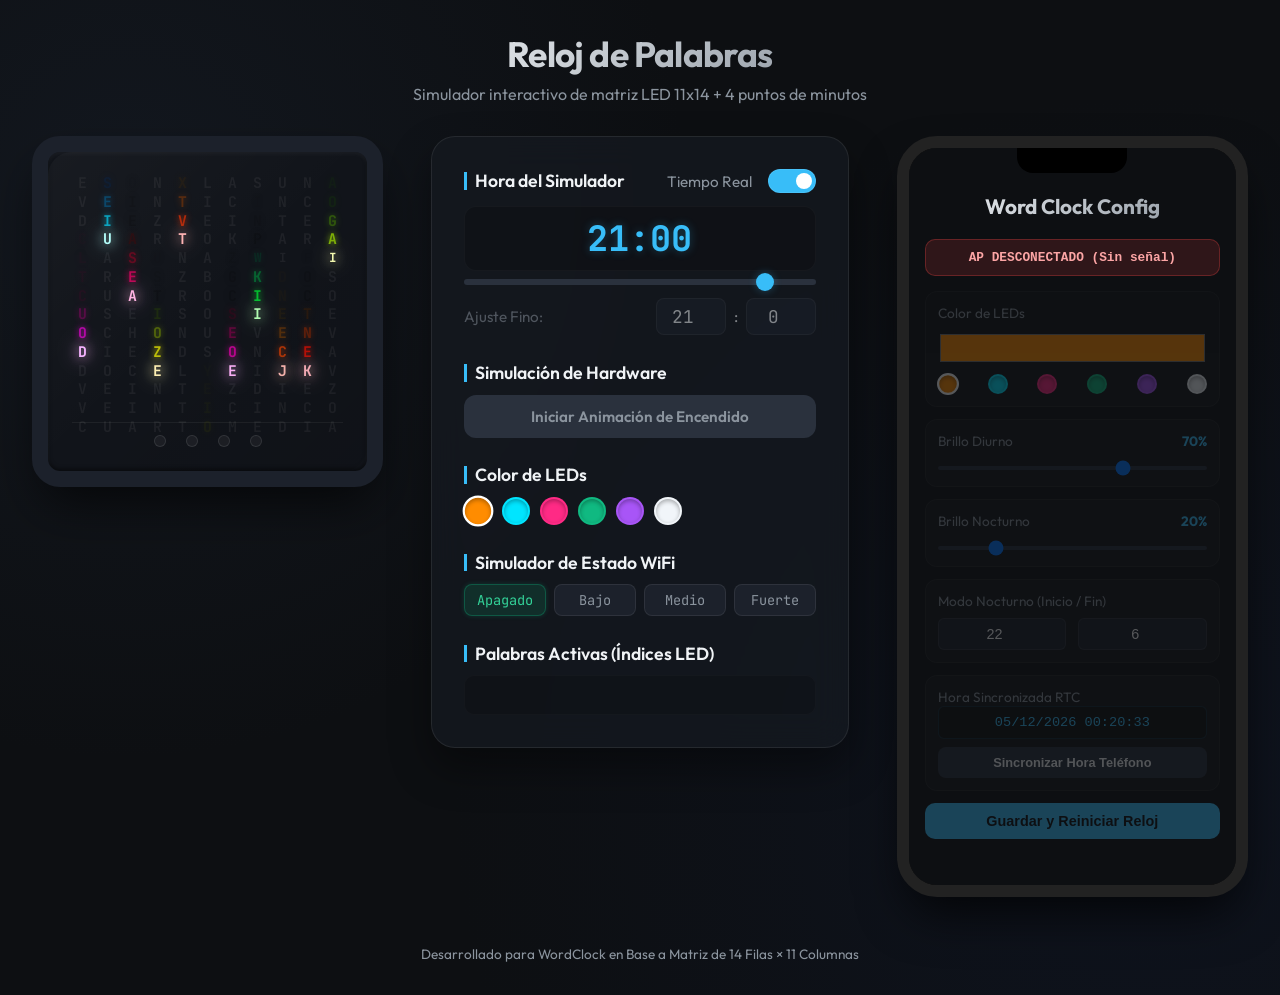
<file: simulator/index.html>
<!DOCTYPE html>
<html lang="es">
<head>
  <meta charset="UTF-8">
  <meta name="viewport" content="width=device-width, initial-scale=1.0">
  <title>Simulador de Reloj de Palabras (WordClock)</title>
  <link rel="stylesheet" href="index.css">
</head>
<body>

  <header>
    <h1>Reloj de Palabras</h1>
    <p>Simulador interactivo de matriz LED 11x14 + 4 puntos de minutos</p>
  </header>

  <main class="container">
    
    <!-- Clock Simulator Grid -->
    <div class="clock-wrapper">
      <div class="physical-clock" id="wordclock">
        <div class="matrix-grid" id="matrix-grid">
          <!-- Filled dynamically by app.js -->
        </div>
        <div class="minutes-dots">
          <div class="dot" id="dot-1" title="+1 minuto"></div>
          <div class="dot" id="dot-2" title="+2 minutos"></div>
          <div class="dot" id="dot-3" title="+3 minutos"></div>
          <div class="dot" id="dot-4" title="+4 minutos"></div>
        </div>
      </div>
    </div>

    <!-- Simulator Control Panel -->
    <div class="control-panel">
      
      <!-- Time Mode Control -->
      <div class="panel-section">
        <div class="control-row">
          <h2>Hora del Simulador</h2>
          <div class="control-row">
            <span class="switch-label">Tiempo Real</span>
            <label class="switch">
              <input type="checkbox" id="realtime-toggle" checked>
              <span class="slider-switch"></span>
            </label>
          </div>
        </div>
        
        <div class="time-slider-wrapper">
          <div class="time-display-large" id="time-display">21:00</div>
          <input type="range" id="time-slider" min="0" max="1439" value="1260" class="range-slider" disabled>
        </div>
        
        <div class="control-row" id="manual-time-inputs" style="opacity: 0.5; pointer-events: none; transition: opacity 0.2s;">
          <span class="switch-label">Ajuste Fino:</span>
          <div class="time-input-row">
            <input type="number" id="hour-input" min="0" max="23" value="21">
            <span>:</span>
            <input type="number" id="minute-input" min="0" max="59" value="0">
          </div>
        </div>
      </div>

      <!-- Hardware Simulation -->
      <div class="panel-section">
        <h2>Simulación de Hardware</h2>
        <button id="play-startup-btn" class="action-btn">Iniciar Animación de Encendido</button>
      </div>

      <!-- Color Options -->
      <div class="panel-section">
        <h2>Color de LEDs</h2>
        <div class="color-presets" id="color-presets">
          <div class="color-swatch swatch-amber active" data-color="#ff8c00" data-glow="0 0 10px rgba(255, 140, 0, 0.7), 0 0 25px rgba(255, 140, 0, 0.4)"></div>
          <div class="color-swatch swatch-cyan" data-color="#00e5ff" data-glow="0 0 10px rgba(0, 229, 255, 0.7), 0 0 25px rgba(0, 229, 255, 0.4)"></div>
          <div class="color-swatch swatch-rose" data-color="#ff2a85" data-glow="0 0 10px rgba(255, 42, 133, 0.7), 0 0 25px rgba(255, 42, 133, 0.4)"></div>
          <div class="color-swatch swatch-green" data-color="#10b981" data-glow="0 0 10px rgba(16, 185, 129, 0.7), 0 0 25px rgba(16, 185, 129, 0.4)"></div>
          <div class="color-swatch swatch-purple" data-color="#a855f7" data-glow="0 0 10px rgba(168, 85, 247, 0.7), 0 0 25px rgba(168, 85, 247, 0.4)"></div>
          <div class="color-swatch swatch-white" data-color="#f1f5f9" data-glow="0 0 10px rgba(241, 245, 249, 0.7), 0 0 25px rgba(241, 245, 249, 0.4)"></div>
        </div>
      </div>

      <!-- WiFi Simulator -->
      <div class="panel-section">
        <h2>Simulador de Estado WiFi</h2>
        <div class="wifi-switches">
          <button class="wifi-btn active" data-level="0">Apagado</button>
          <button class="wifi-btn" data-level="1">Bajo</button>
          <button class="wifi-btn" data-level="2">Medio</button>
          <button class="wifi-btn" data-level="3">Fuerte</button>
        </div>
      </div>

      <!-- Active Words Output -->
      <div class="panel-section">
        <h2>Palabras Activas (Índices LED)</h2>
        <div class="active-words-list" id="active-words">
          <!-- Populated by app.js -->
        </div>
      </div>

    </div>

    <!-- Phone Simulator (Captive Portal configuration mockup) -->
    <div class="phone-simulator">
      <div class="phone-body">
        <div class="phone-notch"></div>
        <div class="phone-screen" id="phone-screen-container">
          <h2 style="text-align: center; font-size: 1.3rem; margin-top: 10px; margin-bottom: 20px; font-weight: 700; background: linear-gradient(135deg, #f0f3f6 0%, #8b949e 100%); -webkit-background-clip: text; -webkit-text-fill-color: transparent;">
            Word Clock Config
          </h2>
          
          <!-- AP Status / Timer Banner -->
          <div id="phone-ap-banner" style="background: rgba(239, 68, 68, 0.15); border: 1px solid rgba(239, 68, 68, 0.3); padding: 10px; border-radius: 10px; text-align: center; margin-bottom: 15px; color: #fca5a5; font-size: 0.8rem; font-family: monospace; font-weight: bold; transition: all 0.3s;">
            AP DESCONECTADO (Sin señal)
          </div>
          
          <!-- Phone config controls form wrapper for disabling -->
          <div id="phone-controls-wrapper" style="opacity: 0.3; pointer-events: none; transition: opacity 0.3s;">
            <div class="card" style="background: rgba(255,255,255,0.03); border: 1px solid rgba(255,255,255,0.05); padding: 12px; border-radius: 12px; margin-bottom: 12px;">
              <label style="font-size:0.85rem; display:flex; justify-content:space-between; color:#8b949e; margin-bottom:8px;">
                Color de LEDs
              </label>
              <input id="phone-col" type="color" value="#ff8c00" style="width:100%; height:36px; border:none; background:none; cursor:pointer;">
              <div class="color-presets" style="display:flex; gap:8px; margin-top:8px; justify-content: space-between;">
                <div class="color-swatch swatch-amber active" id="phone-swatch-amber" style="width:20px; height:20px; border-radius:50%; cursor:pointer;"></div>
                <div class="color-swatch swatch-cyan" id="phone-swatch-cyan" style="width:20px; height:20px; border-radius:50%; cursor:pointer;"></div>
                <div class="color-swatch swatch-rose" id="phone-swatch-rose" style="width:20px; height:20px; border-radius:50%; cursor:pointer;"></div>
                <div class="color-swatch swatch-green" id="phone-swatch-green" style="width:20px; height:20px; border-radius:50%; cursor:pointer;"></div>
                <div class="color-swatch swatch-purple" id="phone-swatch-purple" style="width:20px; height:20px; border-radius:50%; cursor:pointer;"></div>
                <div class="color-swatch swatch-white" id="phone-swatch-white" style="width:20px; height:20px; border-radius:50%; cursor:pointer;"></div>
              </div>
            </div>

            <div class="card" style="background: rgba(255,255,255,0.03); border: 1px solid rgba(255,255,255,0.05); padding: 12px; border-radius: 12px; margin-bottom: 12px;">
              <label style="font-size:0.85rem; display:flex; justify-content:space-between; color:#8b949e; margin-bottom:6px;">
                Brillo Diurno <span class="val-display" style="color:#38bdf8; font-weight:bold;"><span id="phone-day-val">70</span>%</span>
              </label>
              <input id="phone-day" type="range" min="0" max="100" value="70" style="width:100%; height:4px; background:#2a313d; outline:none; border-radius:2px; -webkit-appearance:none;">
            </div>

            <div class="card" style="background: rgba(255,255,255,0.03); border: 1px solid rgba(255,255,255,0.05); padding: 12px; border-radius: 12px; margin-bottom: 12px;">
              <label style="font-size:0.85rem; display:flex; justify-content:space-between; color:#8b949e; margin-bottom:6px;">
                Brillo Nocturno <span class="val-display" style="color:#38bdf8; font-weight:bold;"><span id="phone-night-val">20</span>%</span>
              </label>
              <input id="phone-night" type="range" min="0" max="100" value="20" style="width:100%; height:4px; background:#2a313d; outline:none; border-radius:2px; -webkit-appearance:none;">
            </div>

            <div class="card" style="background: rgba(255,255,255,0.03); border: 1px solid rgba(255,255,255,0.05); padding: 12px; border-radius: 12px; margin-bottom: 12px;">
              <label style="font-size:0.85rem; display:flex; justify-content:space-between; color:#8b949e; margin-bottom:8px;">
                Modo Nocturno (Inicio / Fin)
              </label>
              <div style="display:flex; gap:12px;">
                <input id="phone-ns" type="number" min="0" max="23" value="22" style="width:100%; height:32px; background:#1c212b; border:1px solid rgba(255,255,255,0.08); border-radius:6px; color:#fff; text-align:center; font-size:0.9rem;">
                <input id="phone-ne" type="number" min="0" max="23" value="6" style="width:100%; height:32px; background:#1c212b; border:1px solid rgba(255,255,255,0.08); border-radius:6px; color:#fff; text-align:center; font-size:0.9rem;">
              </div>
            </div>

            <div class="card" style="background: rgba(255,255,255,0.03); border: 1px solid rgba(255,255,255,0.05); padding: 12px; border-radius: 12px; margin-bottom: 12px;">
              <label style="font-size:0.85rem; color:#8b949e; margin-bottom:8px;">Hora Sincronizada RTC</label>
              <div id="phone-rtc-val" style="text-align:center; background:rgba(0,0,0,0.3); padding:8px; border-radius:6px; font-family:monospace; font-size:0.85rem; color:#38bdf8; margin-bottom:8px; border:1px solid rgba(56, 189, 248, 0.15);">
                28/06/2026 21:00:00
              </div>
              <button id="phone-sync-btn" style="width:100%; background:#2a313d; color:#f0f3f6; border:none; padding:8px; border-radius:8px; font-size:0.8rem; font-weight:bold; cursor:pointer;">
                Sincronizar Hora Teléfono
              </button>
            </div>

            <button id="phone-save-btn" style="width:100%; background:#38bdf8; color:#0f1115; border:none; padding:10px; border-radius:10px; font-size:0.9rem; font-weight:bold; cursor:pointer;">
              Guardar y Reiniciar Reloj
            </button>
          </div>
        </div>
      </div>
    </div>
  </main>

  <footer>
    <p>Desarrollado para WordClock en Base a Matriz de 14 Filas × 11 Columnas</p>
  </footer>

  <script src="app.js"></script>
</body>
</html>
</file>
<file: simulator/index.css>
@import url('https://fonts.googleapis.com/css2?family=JetBrains+Mono:wght@400;700&family=Outfit:wght@300;400;600;700&display=swap');

:root {
  --bg-color: #0d0f12;
  --panel-bg: rgba(22, 26, 33, 0.7);
  --panel-border: rgba(255, 255, 255, 0.08);
  --text-primary: #f0f3f6;
  --text-secondary: #8b949e;
  --accent-color: #38bdf8;
  --accent-glow: rgba(56, 189, 248, 0.3);
  
  /* LED Colors (can be overridden dynamically) */
  --led-color-on: #ff8c00; /* Default amber/sunset */
  --led-glow-on: 0 0 8px rgba(255, 140, 0, 0.6), 0 0 20px rgba(255, 140, 0, 0.3);
  --led-color-off: rgba(255, 255, 255, 0.06);
  --led-color-dim: rgba(255, 140, 0, 0.2);

  /* WiFi LED Colors (default is blue, the complement of amber) */
  --wifi-color-on: #0073ff;
  --wifi-glow-on: 0 0 8px rgba(0, 115, 255, 0.6), 0 0 20px rgba(0, 115, 255, 0.3);
}

* {
  box-sizing: border-box;
  margin: 0;
  padding: 0;
}

body {
  font-family: 'Outfit', sans-serif;
  background-color: var(--bg-color);
  color: var(--text-primary);
  min-height: 100vh;
  display: flex;
  flex-direction: column;
  align-items: center;
  justify-content: center;
  padding: 2rem;
  background-image: 
    radial-gradient(circle at 10% 20%, rgba(30, 41, 59, 0.3) 0%, transparent 40%),
    radial-gradient(circle at 90% 80%, rgba(15, 23, 42, 0.5) 0%, transparent 50%);
  overflow-x: hidden;
}

header {
  text-align: center;
  margin-bottom: 2rem;
}

header h1 {
  font-size: 2.2rem;
  font-weight: 700;
  letter-spacing: -0.05rem;
  background: linear-gradient(135deg, #f0f3f6 0%, #8b949e 100%);
  -webkit-background-clip: text;
  -webkit-text-fill-color: transparent;
  margin-bottom: 0.5rem;
}

header p {
  color: var(--text-secondary);
  font-size: 1rem;
}

.container {
  display: flex;
  gap: 3rem;
  max-width: 1300px;
  width: 100%;
  align-items: flex-start;
  justify-content: center;
  flex-wrap: wrap;
}

/* --- CLOCK SIMULATOR --- */
.clock-wrapper {
  flex: 1;
  min-width: 320px;
  max-width: 500px;
  display: flex;
  flex-direction: column;
  align-items: center;
  gap: 1.5rem;
  container-type: inline-size; /* Enable container query sizing */
}

.physical-clock {
  width: 100%;
  aspect-ratio: 1;
  background: #11141a;
  border: 16px solid #1c212b;
  border-radius: 28px;
  box-shadow: 
    0 25px 50px -12px rgba(0, 0, 0, 0.7),
    inset 0 2px 4px rgba(255, 255, 255, 0.05),
    inset 0 -2px 4px rgba(0, 0, 0, 0.5);
  padding: 24px;
  position: relative;
  display: flex;
  flex-direction: column;
  overflow: hidden;
}

/* Glass screen effect */
.physical-clock::after {
  content: '';
  position: absolute;
  top: 0; left: 0; right: 0; bottom: 0;
  background: linear-gradient(135deg, rgba(255, 255, 255, 0.03) 0%, rgba(255, 255, 255, 0) 50%, rgba(0, 0, 0, 0.1) 100%);
  pointer-events: none;
  border-radius: 24px;
}

.matrix-grid {
  display: grid;
  grid-template-columns: repeat(11, 1fr);
  grid-template-rows: repeat(14, 1fr);
  gap: 4px;
  flex: 1;
  min-height: 0;
  width: 100%;
}

.cell {
  font-family: 'JetBrains Mono', monospace;
  font-size: 4.2cqw; /* Scales dynamically with clock size */
  line-height: 1;
  font-weight: 700;
  display: flex;
  align-items: center;
  justify-content: center;
  color: var(--led-color-off);
  transition: color 0.25s cubic-bezier(0.4, 0, 0.2, 1), text-shadow 0.25s cubic-bezier(0.4, 0, 0.2, 1);
  user-select: none;
  position: relative;
}

.cell.active {
  color: var(--led-color-on);
  text-shadow: var(--led-glow-on);
}

.cell.wifi-cell {
  font-size: 3.6cqw; /* Scales dynamically with clock size */
}

.cell.wifi-cell.active {
  color: var(--wifi-color-on);
  text-shadow: var(--wifi-glow-on);
}


/* Minute indicators */
.minutes-dots {
  display: flex;
  justify-content: center;
  gap: 20px;
  height: 25px;
  align-items: center;
  border-top: 1px solid rgba(255, 255, 255, 0.06);
  margin-top: 12px;
  padding-top: 12px;
  flex-shrink: 0;
}

.dot {
  width: 12px;
  height: 12px;
  border-radius: 50%;
  background-color: rgba(255, 255, 255, 0.05);
  border: 1px solid rgba(255, 255, 255, 0.1);
  transition: background-color 0.25s, box-shadow 0.25s, border-color 0.25s;
}

.dot.active {
  background-color: var(--led-color-on);
  border-color: var(--led-color-on);
  box-shadow: var(--led-glow-on);
}


/* --- CONTROL PANEL --- */
.control-panel {
  flex: 1;
  min-width: 320px;
  max-width: 480px;
  background: var(--panel-bg);
  border: 1px solid var(--panel-border);
  backdrop-filter: blur(16px);
  -webkit-backdrop-filter: blur(16px);
  border-radius: 24px;
  padding: 2rem;
  box-shadow: 0 20px 40px rgba(0, 0, 0, 0.4);
  display: flex;
  flex-direction: column;
  gap: 1.8rem;
}

.panel-section {
  display: flex;
  flex-direction: column;
  gap: 0.8rem;
}

.panel-section h2 {
  font-size: 1.1rem;
  font-weight: 600;
  color: var(--text-primary);
  border-left: 3px solid var(--accent-color);
  padding-left: 8px;
  line-height: 1;
}

.control-row {
  display: flex;
  align-items: center;
  justify-content: space-between;
  gap: 1rem;
}

/* Switch & Toggle Styling */
.switch-label {
  font-size: 0.95rem;
  color: var(--text-secondary);
}

.switch {
  position: relative;
  display: inline-block;
  width: 48px;
  height: 24px;
}

.switch input {
  opacity: 0;
  width: 0;
  height: 0;
}

.slider-switch {
  position: absolute;
  cursor: pointer;
  top: 0; left: 0; right: 0; bottom: 0;
  background-color: #2a313d;
  transition: .3s;
  border-radius: 24px;
  border: 1px solid var(--panel-border);
}

.slider-switch:before {
  position: absolute;
  content: "";
  height: 16px;
  width: 16px;
  left: 3px;
  bottom: 3px;
  background-color: #fff;
  transition: .3s;
  border-radius: 50%;
}

input:checked + .slider-switch {
  background-color: var(--accent-color);
}

input:checked + .slider-switch:before {
  transform: translateX(24px);
}

/* Slider Controls */
.time-slider-wrapper {
  display: flex;
  flex-direction: column;
  gap: 0.5rem;
}

.time-display-large {
  font-family: 'JetBrains Mono', monospace;
  font-size: 2.2rem;
  font-weight: 700;
  text-align: center;
  color: var(--accent-color);
  text-shadow: 0 0 10px var(--accent-glow);
  padding: 0.5rem;
  background: rgba(0, 0, 0, 0.2);
  border-radius: 12px;
  border: 1px solid rgba(255, 255, 255, 0.03);
}

.range-slider {
  -webkit-appearance: none;
  width: 100%;
  height: 6px;
  border-radius: 3px;
  background: #2a313d;
  outline: none;
}

.range-slider::-webkit-slider-thumb {
  -webkit-appearance: none;
  appearance: none;
  width: 18px;
  height: 18px;
  border-radius: 50%;
  background: var(--accent-color);
  cursor: pointer;
  box-shadow: 0 0 8px var(--accent-glow);
  transition: transform 0.1s;
}

.range-slider::-webkit-slider-thumb:hover {
  transform: scale(1.2);
}

/* Swatches styling */
.color-presets {
  display: flex;
  gap: 10px;
  flex-wrap: wrap;
}

.color-swatch {
  width: 28px;
  height: 28px;
  border-radius: 50%;
  border: 2px solid transparent;
  cursor: pointer;
  transition: transform 0.2s, border-color 0.2s;
  box-shadow: inset 0 2px 4px rgba(0,0,0,0.3);
}

.color-swatch:hover {
  transform: scale(1.15);
}

.color-swatch.active {
  border-color: #fff;
  transform: scale(1.1);
}

/* Preset colors */
.swatch-amber { background-color: #ff8c00; }
.swatch-cyan { background-color: #00e5ff; }
.swatch-rose { background-color: #ff2a85; }
.swatch-green { background-color: #10b981; }
.swatch-purple { background-color: #a855f7; }
.swatch-white { background-color: #f1f5f9; }

/* Custom time input */
.time-input-row {
  display: flex;
  gap: 0.5rem;
  align-items: center;
}

.time-input-row input {
  background: #1c212b;
  border: 1px solid var(--panel-border);
  color: var(--text-primary);
  font-family: 'JetBrains Mono', monospace;
  font-size: 1.1rem;
  padding: 0.4rem 0.6rem;
  border-radius: 8px;
  width: 70px;
  text-align: center;
}

.time-input-row input:focus {
  outline: none;
  border-color: var(--accent-color);
}

/* Active words list */
.active-words-list {
  display: flex;
  flex-wrap: wrap;
  gap: 6px;
  min-height: 40px;
  padding: 8px;
  background: rgba(0, 0, 0, 0.15);
  border-radius: 10px;
  border: 1px solid rgba(255, 255, 255, 0.02);
}

.word-badge {
  background: rgba(56, 189, 248, 0.1);
  border: 1px solid rgba(56, 189, 248, 0.2);
  color: #7dd3fc;
  font-size: 0.8rem;
  font-weight: 600;
  padding: 2px 8px;
  border-radius: 6px;
  font-family: 'JetBrains Mono', monospace;
}

.wifi-switches {
  display: grid;
  grid-template-columns: repeat(4, 1fr);
  gap: 8px;
}

.wifi-btn {
  background: #1c212b;
  border: 1px solid var(--panel-border);
  color: var(--text-secondary);
  font-family: 'JetBrains Mono', monospace;
  font-size: 0.85rem;
  padding: 6px;
  border-radius: 8px;
  cursor: pointer;
  transition: all 0.2s;
  text-align: center;
}

.wifi-btn.active {
  background: rgba(16, 185, 129, 0.15);
  border-color: rgba(16, 185, 129, 0.3);
  color: #34d399;
  box-shadow: 0 0 5px rgba(16, 185, 129, 0.2);
}

.wifi-btn:hover {
  border-color: rgba(16, 185, 129, 0.5);
}

/* --- FOOTER --- */
footer {
  margin-top: 3rem;
  text-align: center;
  color: var(--text-secondary);
  font-size: 0.85rem;
}

footer a {
  color: var(--accent-color);
  text-decoration: none;
}

footer a:hover {
  text-decoration: underline;
}

/* Action Button Styles */
.action-btn {
  width: 100%;
  background: var(--accent-color);
  color: #0d0f12;
  font-family: 'Outfit', sans-serif;
  font-weight: 600;
  font-size: 0.95rem;
  padding: 12px;
  border-radius: 12px;
  border: none;
  cursor: pointer;
  transition: background-color 0.2s, transform 0.1s;
  box-shadow: 0 4px 12px rgba(56, 189, 248, 0.15);
}

.action-btn:hover {
  background-color: #0ea5e9;
}

.action-btn:active {
  transform: scale(0.98);
}

.action-btn:disabled {
  background-color: #2a313d;
  color: var(--text-secondary);
  cursor: not-allowed;
  box-shadow: none;
  transform: none;
}

/* Smartphone Mockup Wrapper */
.phone-simulator {
  flex: 1;
  min-width: 320px;
  max-width: 380px;
  display: flex;
  flex-direction: column;
  align-items: center;
}

.phone-body {
  width: 100%;
  aspect-ratio: 9 / 19.5; /* Modern phone ratio */
  background: #000;
  border: 12px solid #222;
  border-radius: 40px;
  box-shadow: 
    0 25px 50px -12px rgba(0, 0, 0, 0.8),
    inset 0 0 0 2px rgba(255, 255, 255, 0.1);
  position: relative;
  overflow: hidden;
  display: flex;
  flex-direction: column;
  box-sizing: border-box;
}

/* Phone screen camera notch */
.phone-notch {
  width: 110px;
  height: 25px;
  background: #000;
  border-bottom-left-radius: 16px;
  border-bottom-right-radius: 16px;
  position: absolute;
  top: 0;
  left: 50%;
  transform: translateX(-50%);
  z-index: 10;
}

.phone-screen {
  flex: 1;
  background: #0d0f12;
  overflow-y: auto;
  padding: 35px 16px 20px 16px; /* Space for top notch */
  color: #f0f3f6;
  font-family: 'Outfit', sans-serif;
  font-size: 0.9rem;
  box-sizing: border-box;
}

/* Hide scrollbars inside phone screen for a cleaner look */
.phone-screen::-webkit-scrollbar {
  width: 4px;
}
.phone-screen::-webkit-scrollbar-track {
  background: transparent;
}
.phone-screen::-webkit-scrollbar-thumb {
  background: rgba(255,255,255,0.1);
  border-radius: 2px;
}

/* Responsive tweaks */
@media (max-width: 768px) {
  body {
    padding: 1rem;
  }
  
  .container {
    gap: 2rem;
  }
  
  header h1 {
    font-size: 1.8rem;
  }
  
  .cell {
    font-size: 1.1rem;
  }
}
</file>
